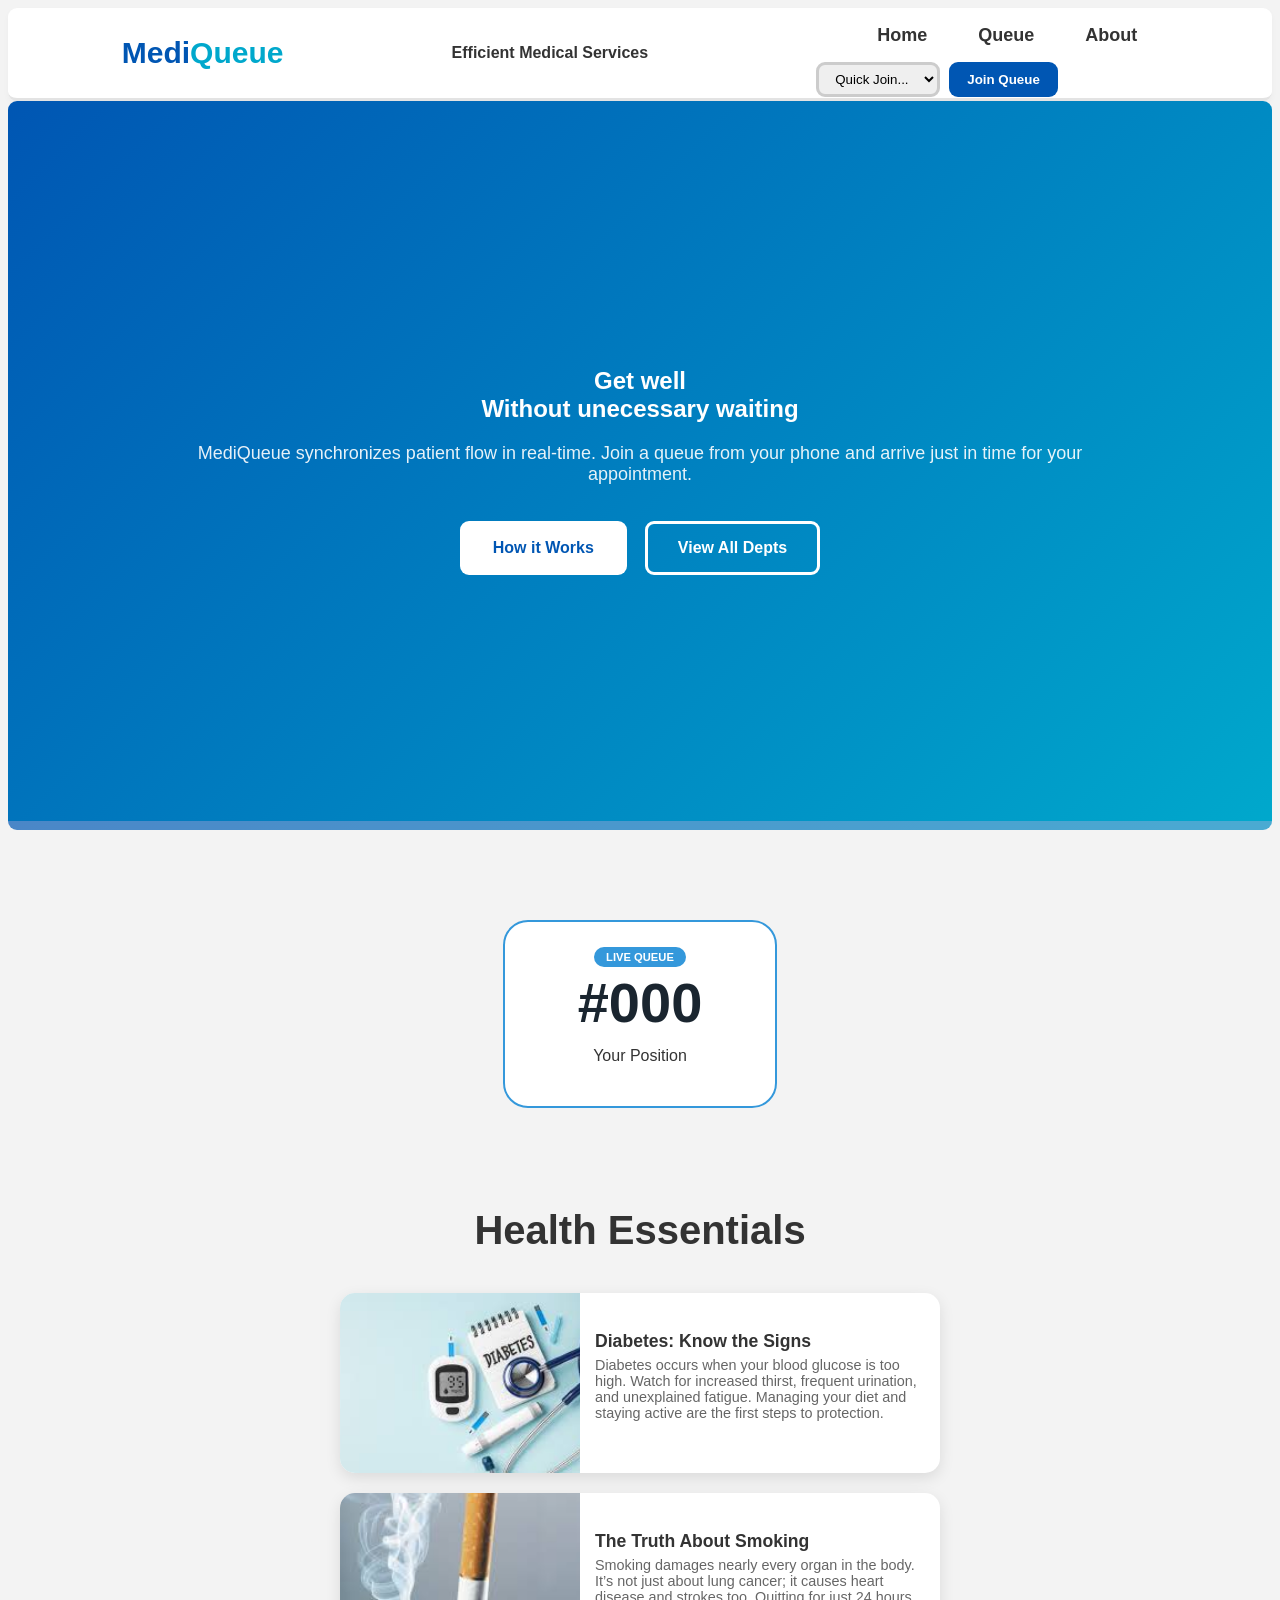
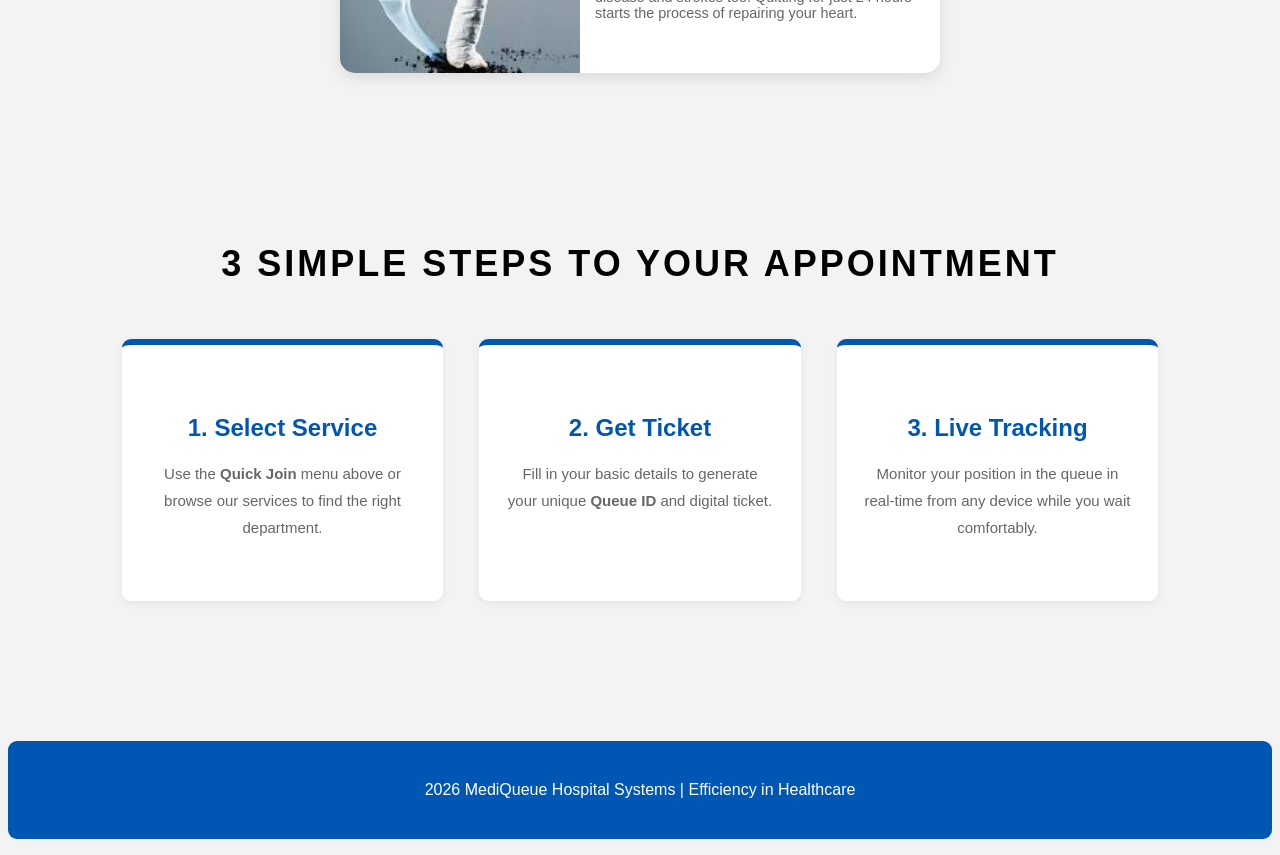
<file: index.html>
<!doctype html>
<html lang="en">

<head>
  <meta charset="UTF-8" />
  <meta name="viewport" content="width=device-width, initial-scale=1.0" />
  <title>MediQueue| Home</title>
  <link rel="stylesheet" href="./style.css" />
</head>

<body>
  <header>
    <div class="logo">
      <span class="medi">Medi</span><span class="queue">Queue</span>
    </div>
    <!-- created a navigation on my header -->
    <p><strong>Efficient Medical Services</strong></p>
    <nav class="navbar">
      <ul class="nav-links">
        <li><a href="index.html">Home</a></li>
        <li><a href="booking.html">Queue</a></li>
        <li><a href="about.html">About</a></li>
      </ul>
      <!-- a shortcut to patients with the services they need its like a quick join -->
      <form class="nav-queue-form" action="booking.html" method="GET">
        <select name="dept" id="dept-select" required>
          <option value="" disabled selected>Quick Join...</option>
          <option value="xray">X-Ray</option>
          <option value="dental">Dentist</option>
          <option value="mri">MRI</option>
        </select>
        <button type="submit">Join Queue</button>
      </form>
    </nav>
  </header>
  <main>
    <section class="hero">
      <!-- container for hero contents -->
      <div class="hero-content">
        <h2>Get well <br />Without unecessary waiting</h2>
        <p>
          MediQueue synchronizes patient flow in real-time. Join a queue from
          your phone and arrive just in time for your appointment.
        </p>
        <div class="hero-btns">
          <a href="#how-it-works" class="btn-primary">How it Works</a>
          <a href="booking.html" class="btn-secondary">View All Depts</a>
        </div>
      </div>
    </section>
    <!-- some awareness readings -->
    <section class="awareness-container">
      <div class="ticket-wrapper">
        <div class="ticket-glow-card">
          <span class="live-indicator">LIVE QUEUE</span>
          <div class="number">#042</div>
          <p>Your Position</p>
        </div>
      </div>
      <h2 class="main-title">Health Essentials</h2>

      <div class="zap-card">
        <div class="zap-image-box">
          <img src="diabetes.jpg" alt="Diabetes Awareness" />
        </div>
        <div class="zap-info">
          <h3>Diabetes: Know the Signs</h3>
          <p>
            Diabetes occurs when your blood glucose is too high. Watch for
            increased thirst, frequent urination, and unexplained fatigue.
            Managing your diet and staying active are the first steps to
            protection.
          </p>
        </div>
      </div>

      <div class="zap-card">
        <div class="zap-image-box">
          <img src="smoking.jpg" alt="Dangers of Smoking" />
        </div>
        <div class="zap-info">
          <h3>The Truth About Smoking</h3>
          <p>
            Smoking damages nearly every organ in the body. It’s not just
            about lung cancer; it causes heart disease and strokes too.
            Quitting for just 24 hours starts the process of repairing your
            heart.
          </p>
        </div>
      </div>
    </section>

    <!-- section steps to follow to use the platfom -->
    <section id="how-it-works" class="info-grid">
      <h2>3 Simple Steps to Your Appointment</h2>
      <div class="steps-container">
        <article class="step-card">
          <h3>1. Select Service</h3>
          <p>
            Use the <strong>Quick Join</strong> menu above or browse our
            services to find the right department.
          </p>
        </article>

        <article class="step-card">
          <h3>2. Get Ticket</h3>
          <p>
            Fill in your basic details to generate your unique
            <strong>Queue ID</strong> and digital ticket.
          </p>
        </article>

        <article class="step-card">
          <h3>3. Live Tracking</h3>
          <p>
            Monitor your position in the queue in real-time from any device
            while you wait comfortably.
          </p>
        </article>
      </div>
    </section>
  </main>
  <!-- footer  -->
  <footer>
    <p class="footer">
      2026 MediQueue Hospital Systems | Efficiency in Healthcare
    </p>
  </footer>
  <script src="./script.js" defer></script>
</body>

</html>
</file>
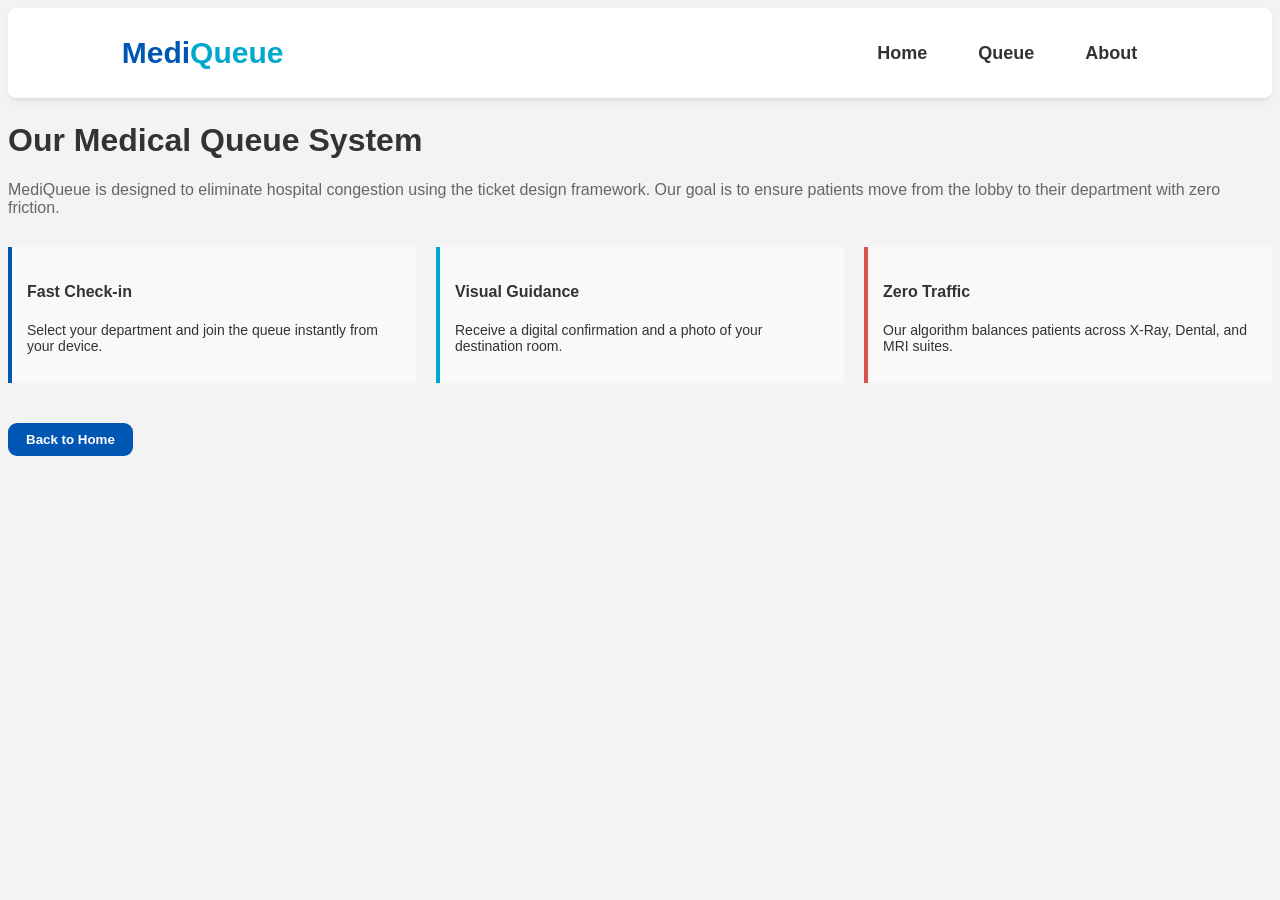
<file: about.html>
<!doctype html>
<html lang="en">
  <head>
    <meta charset="UTF-8" />
    <title>MediQueue | About the System</title>
    <link rel="stylesheet" href="style.css" />
  </head>
  <body>
    <header>
      <div class="logo">
        <span style="color: #0056b3">Medi</span
        ><span style="color: #00a8cc">Queue</span>
      </div>
      <nav>
        <ul class="nav-links">
          <li><a href="index.html">Home</a></li>
          <li><a href="booking.html">Queue</a></li>
          <li><a href="about.html">About</a></li>
        </ul>
      </nav>
    </header>

    <main class="container">
      <div class="card">
        <h1>Our Medical Queue System</h1>
        <p style="margin: 20px 0; color: #666">
          MediQueue is designed to eliminate hospital congestion using the
          ticket design framework. Our goal is to ensure patients move from the
          lobby to their department with zero friction.
        </p>

        <div
          style="display: flex; gap: 20px; margin-top: 30px; text-align: left"
        >
          <div
            style="
              flex: 1;
              padding: 15px;
              border-left: 4px solid #0056b3;
              background: #f9f9f9;
            "
          >
            <h4>Fast Check-in</h4>
            <p style="font-size: 14px">
              Select your department and join the queue instantly from your
              device.
            </p>
          </div>
          <div
            style="
              flex: 1;
              padding: 15px;
              border-left: 4px solid #00a8cc;
              background: #f9f9f9;
            "
          >
            <h4>Visual Guidance</h4>
            <p style="font-size: 14px">
              Receive a digital confirmation and a photo of your destination
              room.
            </p>
          </div>
          <div
            style="
              flex: 1;
              padding: 15px;
              border-left: 4px solid #d9534f;
              background: #f9f9f9;
            "
          >
            <h4>Zero Traffic</h4>
            <p style="font-size: 14px">
              Our algorithm balances patients across X-Ray, Dental, and MRI
              suites.
            </p>
          </div>
        </div>
        <button class="exit-btn">
          <a href="index.html" class="btn">Back to Home</a>
        </button>
      </div>
    </main>
  </body>
</html>
</file>
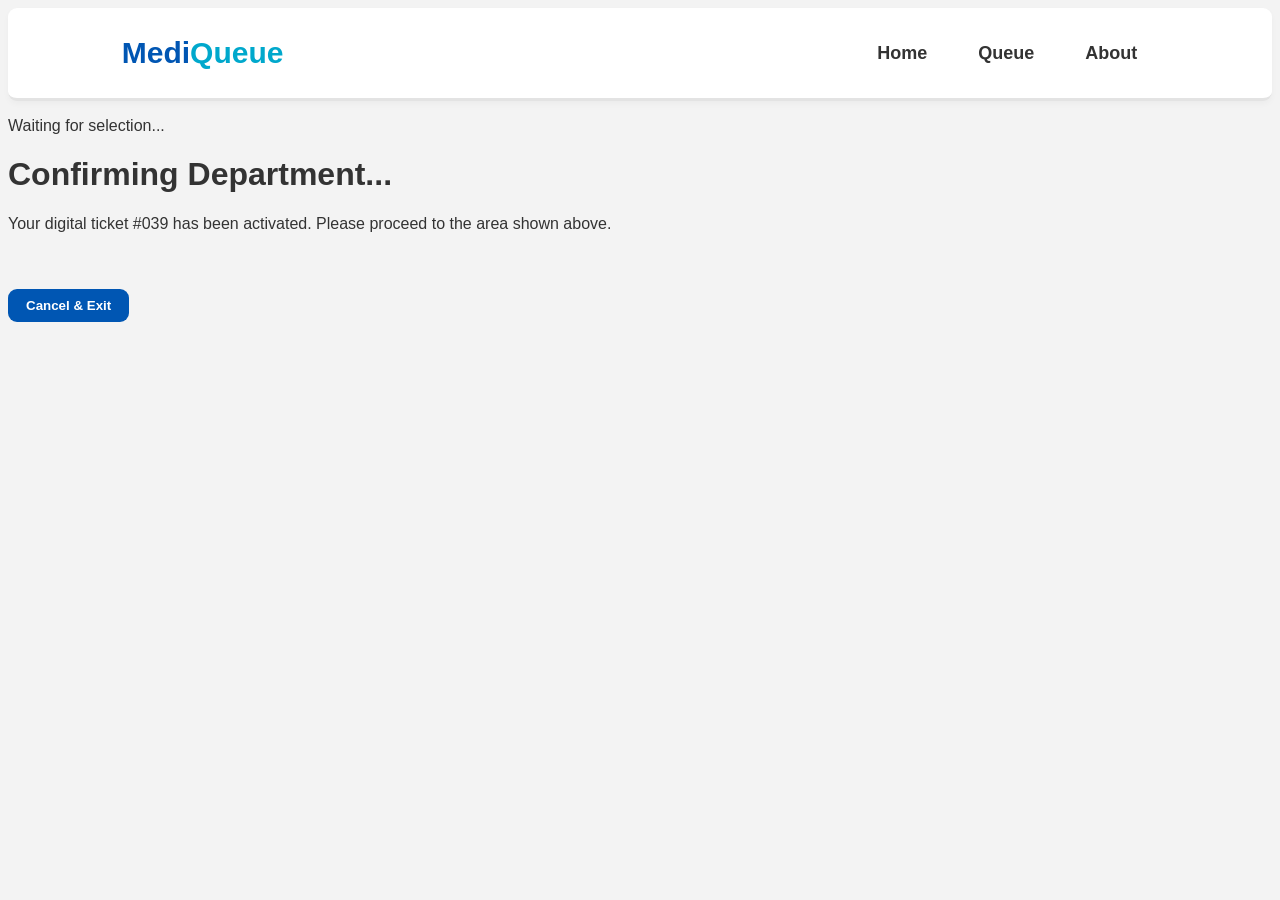
<file: booking.html>
<!doctype html>
<html lang="en">
  <head>
    <meta charset="UTF-8" />
    <title>Booking |Queue status</title>
    <link rel="stylesheet" href="style.css" />
  </head>

  <body>
    <header>
      <div class="logo">
        <span class="medi">Medi</span><span class="queue">Queue</span>
      </div>
      <nav>
        <ul class="nav-links">
          <li><a href="index.html">Home</a></li>
          <li><a href="booking.html">Queue</a></li>
          <li><a href="about.html">About</a></li>
        </ul>
      </nav>
    </header>

    <main class="container">
      <div class="card">
        <div id="image-landing">
          <p>Waiting for selection...</p>
        </div>

        <h1 id="dept-title">Confirming Department...</h1>
        <div class="card">
          <p>
            Your digital ticket #039 has been activated. Please proceed to the
            area shown above.
          </p>
        </div>
        <!-- queue exit btn -->
        <button class="exit-btn"><a href="index.html">Cancel & Exit</a></button>
      </div>
    </main>
    <script src="./script.js" defer></script>
  </body>
</html>
</file>
<file: style.css>
body {
    font-family: 'Segoe UI', Arial, sans-serif;
    background-color: #f3f3f3;
    /* Light grey/white for a sterile feel */
    color: #333333;
    /* Dark grey for easy reading */
}

/* flex things on my header section */
header {
    display: flex;
    align-items: center;
    justify-content: space-between;
    height: 90px;
    padding: 0 9%;
    background-color: #ffff;
    box-shadow: 0px 3px 9px rgba(0, 0, 0, 0.09);
    margin: 0px;
    border-radius: 9px;
    /* header pop up effect */
    border-bottom: 3px solid #e3e3e3;
    /* transition to the header & cursor */
    box-shadow: 0 3px 6px rgba(0, 0, 0, 0.03);
    transition: all 0.6s cubic-bezier(0.165, 0.84, 0.44, 1);
    cursor: pointer;


}

/* the hover effect whe around the header section */
header:hover {
    /* Lift the header slightly (Universal 3) */
    transform: translateY(-3px);

    /* Intensify the shadow (Universal 9) to create depth */
    box-shadow: 0 9px 18px rgba(0, 0, 0, 0.09);

    /* Change border to your Hospital Blue (3px) */
    border-bottom: 3px solid #0056b3;

    /* Slight brightness boost */
    background-color: #fafafa;
}

/* Adjusting Nav Links to react when the Header is hovered */
header:hover .nav-links a {
    color: #0056b3;
}

/* nav links modification */
.nav-links {
    display: flex;
    list-style: none;
    gap: 9px;
    /* Universal 3x3 gap */
    align-items: center;
}


.logo {
    font-size: 30px;
    /* 3 x 10 */
    font-weight: 900;
    /* Universal 9 (Strongest) */
    cursor: pointer;
    transition: transform 0.3s cubic-bezier(0.175, 0.885, 0.32, 1.275);
    display: inline-block;
}

/* Base Colors */
.logo .medi {
    color: #0056b3;
    /* Your Hospital Blue */
    transition: color 0.3s ease;
}

.logo .queue {
    color: #00a8cc;
    /* Your Teal */
    transition: color 0.3s ease;
}

/* THE HOVER TRIGGER
   Explanation: When the mouse enters the .logo area:
   1. The whole thing scales up (Pops).
   2. Medi turns Black.
   3. Queue turns Red (Emergency Red). */

.logo:hover {
    transform: scale(1.09);
    /* The Universal 9 Pop */
}

.logo:hover .medi {
    color: #000000;
    /* Black */
}

.logo:hover .queue {
    color: #d9534f;
    /* Emergency Red (#d9534f is a classic medical red) */
}

/* 2. THE MENU ITEMS (The "Buttons")
   Instead of just text, we give the links padding and a background 
   so they look like clickable menu blocks. */
.nav-links li a {
    text-decoration: none;
    color: #333;
    font-weight: 600;
    font-size: 18px;
    /* 1+8 = 9 */

    /* UNIVERSAL SPACING: 9px top/bottom, 18px left/right */
    padding: 9px 18px;

    /* THE MENU LOOK: Rounded corners and a border */
    border-radius: 6px;
    /* Universal 3x2 */
    border: 3px solid transparent;

    transition: all 0.3s ease;
}

/* 3. THE MENU HOVER EFFECT
   When the user hovers, the link fills with your #f3f3f3 
   background to look like a pressed button. */
.nav-links li a:hover {
    background-color: #f3f3f3;
    /* Matches your body color */
    color: #0056b3;
    /* Hospital Blue text */
    border: 3px solid #0056b3;
    /* Highlights the menu boundary */

    /* 3px lift to show it's active */
    transform: translateY(-3px);
}

/* 4. THE ACTIVE STATE
   Use this for the page the user is currently on. */
.nav-links li a.active {
    background-color: #0056b3;
    color: #ffffff;
    border: 3px solid #0056b3;
}

/* nav form modifications */
/* 4. THE NAV FORM - Quick Queue
    The inputs use 9px rounding and 36px height 
   to stay within the universal flow. */
.nav-queue-form {
    display: flex;
    gap: 9px;
}

.nav-queue-form select {
    padding: 6px 12px;
    border-radius: 9px;
    border: 3px solid #cccccc;
    outline: none;
}

.nav-queue-form button {
    padding: 9px 18px;
    border-radius: 9px;
    background-color: #0056b3;
    color: white;
    border: none;
    font-weight: 900;
    cursor: pointer;
}
.exit-btn {
    padding: 9px 18px;
    border-radius: 9px;
    background-color:#0056b3 ;
    border: none;
    font-weight: 900;
    cursor: pointer;
    font-style: none;
    margin-top: 40px;

}
.exit-btn a{
    text-decoration: none;
    color: #ffff;
}

/* heros section */
/* heros cotainer beautification */
.hero {
    display: flex;
    align-items: center;
    justify-content: center;
    height: 60vh;
    padding: 90px 9%;
    background: linear-gradient(135deg, #0056b3 0%, #00a8cc 100%);
    color: #ffffff;
    text-align: center;
    /* Subtle texture using the #f3f3f3 body color logic at low opacity */
    border-bottom: 9px solid rgba(243, 243, 243, 0.3);
    border-radius: 9px;
}

/* heros content */
.hero-content {
    max-width: 900px;
    /* Universal 9 - Focus width */
}

.hero h1 {
    font-size: 63px;
    /* 6+3 = 9 | Multiples of 9 */
    font-weight: 900;
    margin-bottom: 27px;
    /* 9 x 3 */
    line-height: 0.9;
    letter-spacing: -1px;
}

.hero p {
    font-size: 18px;
    /* 1+8 = 9 | 3 x 6 */
    font-weight: 300;
    /* Light foundation */
    margin-bottom: 36px;
    /* 6 x 6 */
    opacity: 0.9;
    /* Universal 9 opacity */
}

/* hero btns */
.hero-btns {
    display: flex;
    gap: 18px;
    /* 9 x 2 */
    justify-content: center;
}

.btn-primary,
.btn-secondary {
    padding: 15px 30px;
    /* 1+5=6 and 3+0=3 */
    border-radius: 9px;
    /* Universal 9 curve */
    font-weight: 600;
    text-decoration: none;
    transition: all 0.3s ease;
    border: 3px solid transparent;
}

.btn-primary {
    background-color: #ffffff;
    color: #0056b3;
}

.btn-secondary {
    background-color: transparent;
    color: #ffffff;
    border: 3px solid #ffffff;
}

/* button hover effects */
.btn-primary:hover {
    transform: translateY(-3px) scale(1.03);
    background-color: #f3f3f3;
    /* Matches your body color */
    box-shadow: 0 9px 18px rgba(0, 0, 0, 0.2);
}

.btn-secondary:hover {
    background-color: rgba(255, 255, 255, 0.1);
    transform: translateY(-3px);
}

/* info grid */
.info-grid {
    padding: 90px 9%;
    text-align: center;
    background-color: #f3f3f3;
    /* Matching your universal body color */
}

.info-grid h2 {
    font-size: 36px;
    /* 3+6 = 9 | Universal 9 */
    margin-bottom: 54px;
    /* 9 x 6 */
    color: #000000;
    /* Matching your black logo hover state */
    text-transform: uppercase;
    letter-spacing: 3px;
}

/* 2. THE STEPS CONTAINER (The Grid)
   Explanation: We use 'display: grid' with 3 columns. 
   3 columns = 33.3% each, creating a perfect Universal 3 balance. */
.steps-container {
    display: grid;
    grid-template-columns: repeat(3, 1fr);
    gap: 36px;
    /* 9 x 4 | Spacious and organized */
    border-radius: 9px;
}

/* 3. THE STEP CARDS
   Explanation: Each card uses a 9px border-radius and a 
   3px top-border for that professional medical highlight. */
.step-card {
    background-color: #ffffff;
    padding: 45px 27px;
    /* 4+5=9 and 2+7=9 */
    border-radius: 9px;
    box-shadow: 0 3px 9px rgba(0, 0, 0, 0.06);
    border-top: 6px solid #0056b3;
    /* The Balance (6) */
    transition: all 0.6s ease;
    /* Universal 6 transition */
}

.step-card h3 {
    font-size: 24px;
    /* 2+4 = 6 */
    margin-bottom: 18px;
    /* 9 x 2 */
    color: #0056b3;
}

.step-card p {
    font-size: 15px;
    /* 1+5 = 6 */
    color: #666;
    line-height: 1.8;
    /* 3 x 0.6 */
}

/* hover effects */
/* Explanation: When a user hovers, the card "Pops" just like the logo.  */
/* We change the border to Red to show activity. */
.step-card:hover {
    transform: translateY(-9px);
    /* The Universal 9 Lift */
    box-shadow: 0 18px 36px rgba(0, 0, 0, 0.12);
    border-top: 6px solid #d9534f;
    /* Shifts to Emergency Red */
}

/* media queries to ensure right display on different devices like mobile phone ,desktop & tablet */
@media (max-width: 768px) {
    .steps-container {
        grid-template-columns: 1fr;
        padding: 0 3%;
    }
}

/* images injected in the service page by the inscript javascript */
.dept-img {
    width: 100%;
    /* Fills the width of the card */
    max-width: 600px;
    /* Prevents it from getting TOO huge on big screens */
    height: 400px;
    /* Increased from 250px to make it "big a little more" */
    object-fit: cover;
    /* Keeps the photo from stretching/looking weird */
    border-radius: 12px;
    /* Softens the corners */
    display: block;
    /* Centers it better */
    margin: 0 auto 20px;
    /* Centers the image and adds space below it */
    box-shadow: 0 4px 15px rgba(0, 0, 0, 0.1);
    /* Optional: adds a nice lift */
}


/* 2. The "Pop" Entrance Animation */
@keyframes popIn {
    0% {
        transform: scale(0.5);
        opacity: 0;
    }

    70% {
        transform: scale(1.1);
    }

    /* The "Bounce" or Zap */
    100% {
        transform: scale(1);
        opacity: 1;
    }
}

.main-title {
    text-align: center;
    /* Centers the text inside the box */
    margin: 40px auto;
    /* Adds space top/bottom and centers the box itself */
    width: 100%;
    /* Ensures it has the full width to center within */
    font-size: 2.5rem;
    /* Makes it stand out as a main heading */
    color: #333;
    /* Dark professional color */
    position: relative;
    /* Useful if you want to add underlines later */
}
/* ticket container  */
.ticket-wrapper {
    display: flex;
    justify-content: center;
    margin: 40px 0;
    /* This animation makes it drop in from the top and bounce */
    animation: popIn 0.8s cubic-bezier(0.175, 0.885, 0.32, 1.275);
}

/* THE CARD */
.ticket-glow-card {
    background: #ffffff;
    width: 220px;
    padding: 25px;
    border-radius: 25px;
    text-align: center;
    position: relative;
    border: 2px solid #3498db;
    
    /* THE GLOW: This creates the blue pulse at the top and bottom */
    animation: blueGlow 2s infinite alternate;
}

.number {
    font-size: 3.5rem;
    font-weight: 900;
    color: #1a252f;
    line-height: 1;
    margin: 10px 0;
}

.live-indicator {
    background: #3498db;
    color: white;
    padding: 4px 12px;
    border-radius: 20px;
    font-size: 0.7rem;
    font-weight: bold;
}

/* --- THE ANIMATIONS --- */

/* 1. The Entrance Pop (from top) */
@keyframes popIn {
    0% {
        transform: translateY(-50px);
        opacity: 0;
    }
    100% {
        transform: translateY(0);
        opacity: 1;
    }
}

/* 2. The Blue Glow Pulse */
@keyframes blueGlow {
    0% {
        /* Glow stays tight at the top */
        box-shadow: 0 -5px 15px rgba(52, 152, 219, 0.3), 
                    0 5px 15px rgba(52, 152, 219, 0.1);
    }
    100% {
        /* Glow moves and expands to the bottom */
        box-shadow: 0 -2px 10px rgba(52, 152, 219, 0.1), 
                    0 10px 30px rgba(52, 152, 219, 0.6);
    }
}

/* 1. THE BOX AROUND THE CARDS */
.awareness-container {
    width: 600px;
    /* Sets a small, fixed width */
    margin: 50px auto;
    /* The 'auto' part forces it to the center of the page */
    display: flex;
    flex-direction: column;
    gap: 20px;
    /* Space between the two cards */
}

/* 2. THE TITLE */
.main-title {
    text-align: center;
    /* Puts the text in the middle */
    margin-bottom: 20px;
}

/* 3. THE CARD */
.zap-card {
    display: flex;
    /* Image and Text sit side-by-side */
    height: 180px;
    /* Makes the card short and sleek */
    background: white;
    border-radius: 15px;
    box-shadow: 0 5px 15px rgba(0, 0, 0, 0.1);
    overflow: hidden;
    transition: transform 0.3s;
    /* The 'Zap' speed */
    cursor: pointer;
}

/* 4. THE ZAP (Pop out when hovered) */
.zap-card:hover {
    transform: scale(1.05);
    /* Card grows slightly */
}

/* 5. IMAGE SIDE (40% of the card) */
.zap-image-box {
    flex: 0 0 40%;
}

.zap-image-box img {
    width: 100%;
    height: 100%;
    object-fit: cover;
    /* Keeps the photo looking sharp */
}

/* 6. TEXT SIDE (60% of the card) */
.zap-info {
    flex: 1;
    padding: 15px;
    display: flex;
    flex-direction: column;
    justify-content: center;
    /* Centers text top-to-bottom */
}

.zap-info h3 {
    margin: 0;
    font-size: 1.1rem;
}

.zap-info p {
    font-size: 0.9rem;
    color: #666;
    margin-top: 5px;
}
/* fix for mobile query */
@media (max-width: 600px) {
    .awareness-container {
        width: 90%;
        /* On small screens, don't stay 600px or you'll go off-edge */
    }
}  
.footer {
    background-color: #0056b3;
    color: white;           /* White Text */
    text-align: center;     /* Centers Everything */
    padding: 40px 20px;     /* Space inside */
    margin-top: 50px;
    border-radius: 9px;
}
</file>
